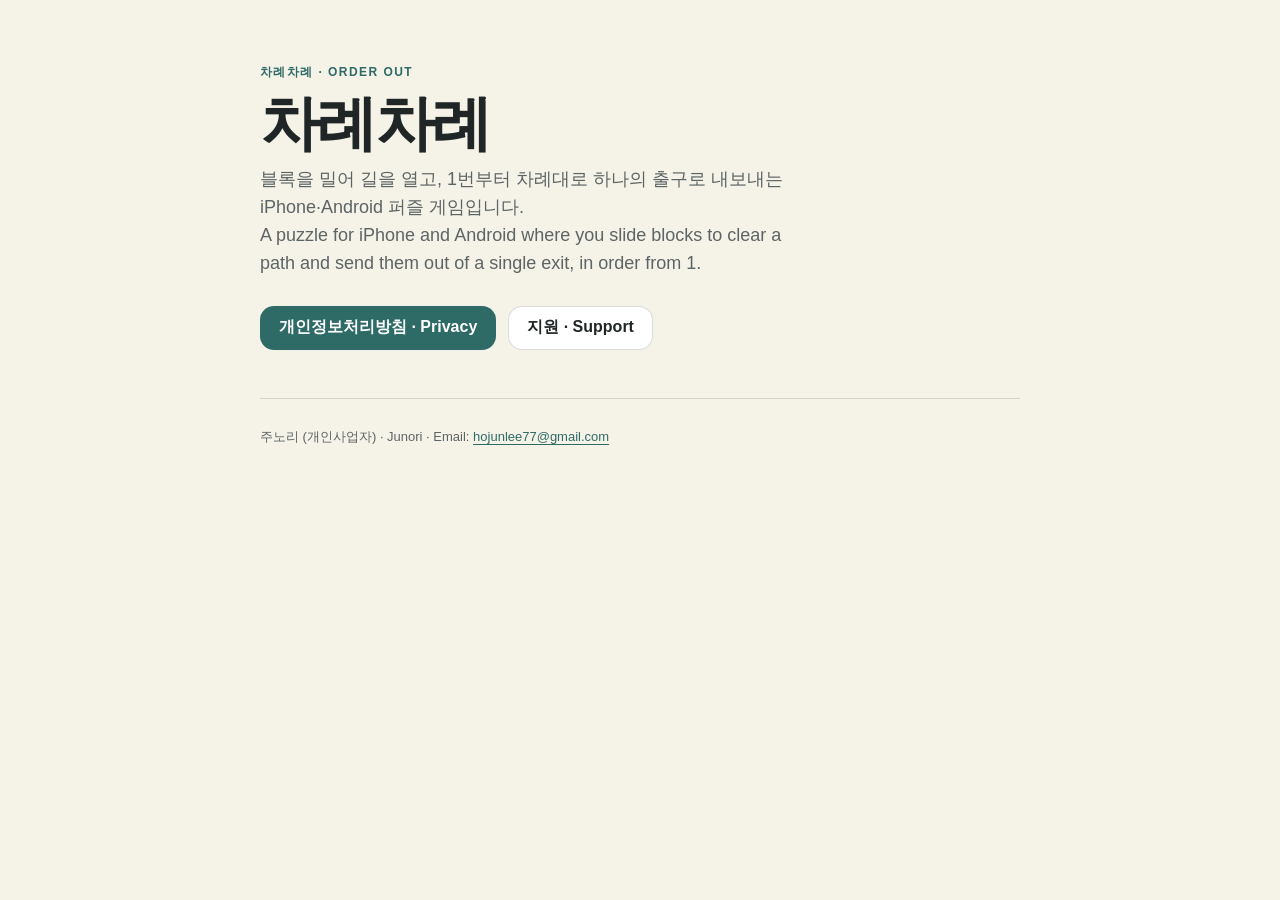
<file: index.html>
<!doctype html>
<html lang="ko">
<head>
  <meta charset="utf-8">
  <meta name="viewport" content="width=device-width, initial-scale=1">
  <meta name="description" content="차례차례(Order Out) 개인정보처리방침과 고객 지원 · Privacy Policy and Support for Order Out.">
  <title>차례차례 · Order Out</title>
  <link rel="stylesheet" href="styles.css">
</head>
<body>
  <main>
    <header>
      <div class="eyebrow">차례차례 · Order Out</div>
      <h1>차례차례</h1>
      <p class="lede">블록을 밀어 길을 열고, 1번부터 차례대로 하나의 출구로 내보내는 iPhone·Android 퍼즐 게임입니다.</p>
      <p class="lede" lang="en">A puzzle for iPhone and Android where you slide blocks to clear a path and send them out of a single exit, in order from 1.</p>
      <div class="actions">
        <a class="button primary" href="privacy/">개인정보처리방침 · Privacy</a>
        <a class="button" href="support/">지원 · Support</a>
      </div>
    </header>
    <footer>
      주노리 (개인사업자) · Junori · Email: <a href="mailto:hojunlee77@gmail.com?subject=Order%20Out">hojunlee77@gmail.com</a>
    </footer>
  </main>
</body>
</html>
</file>
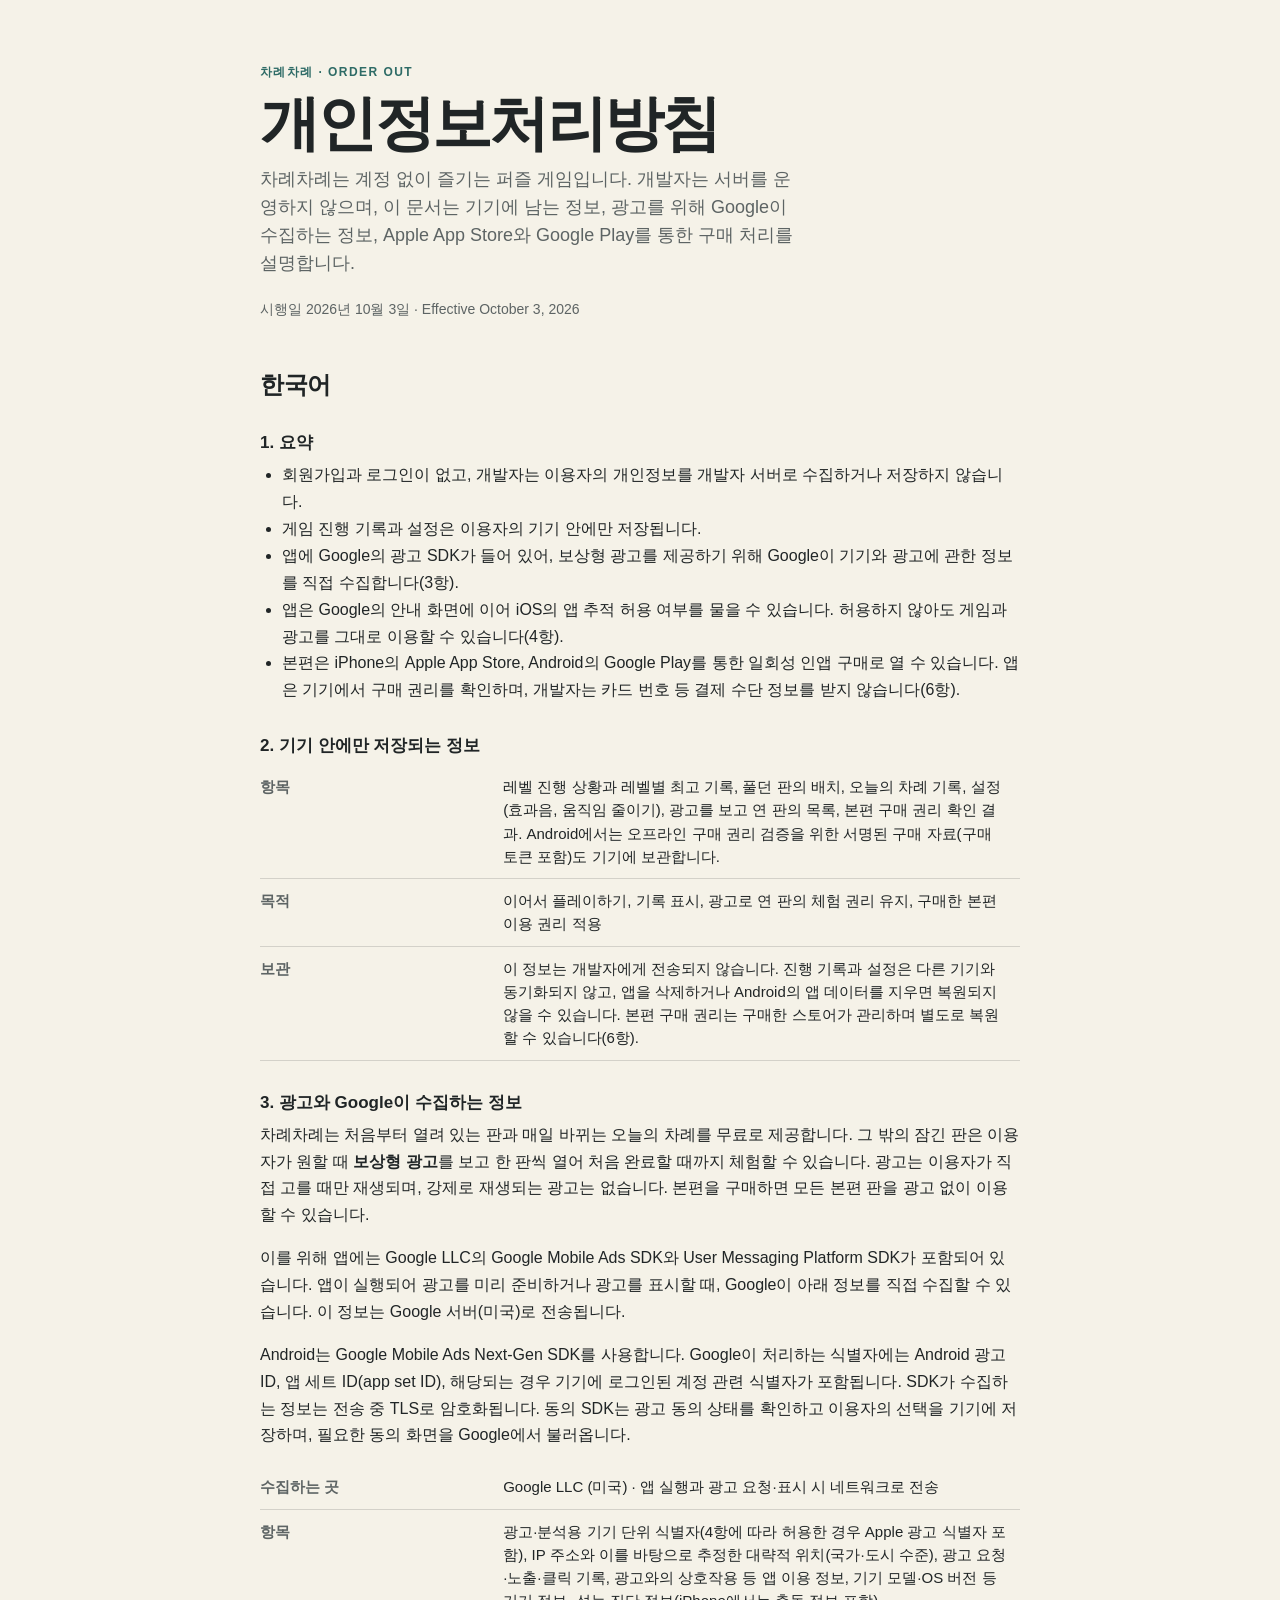
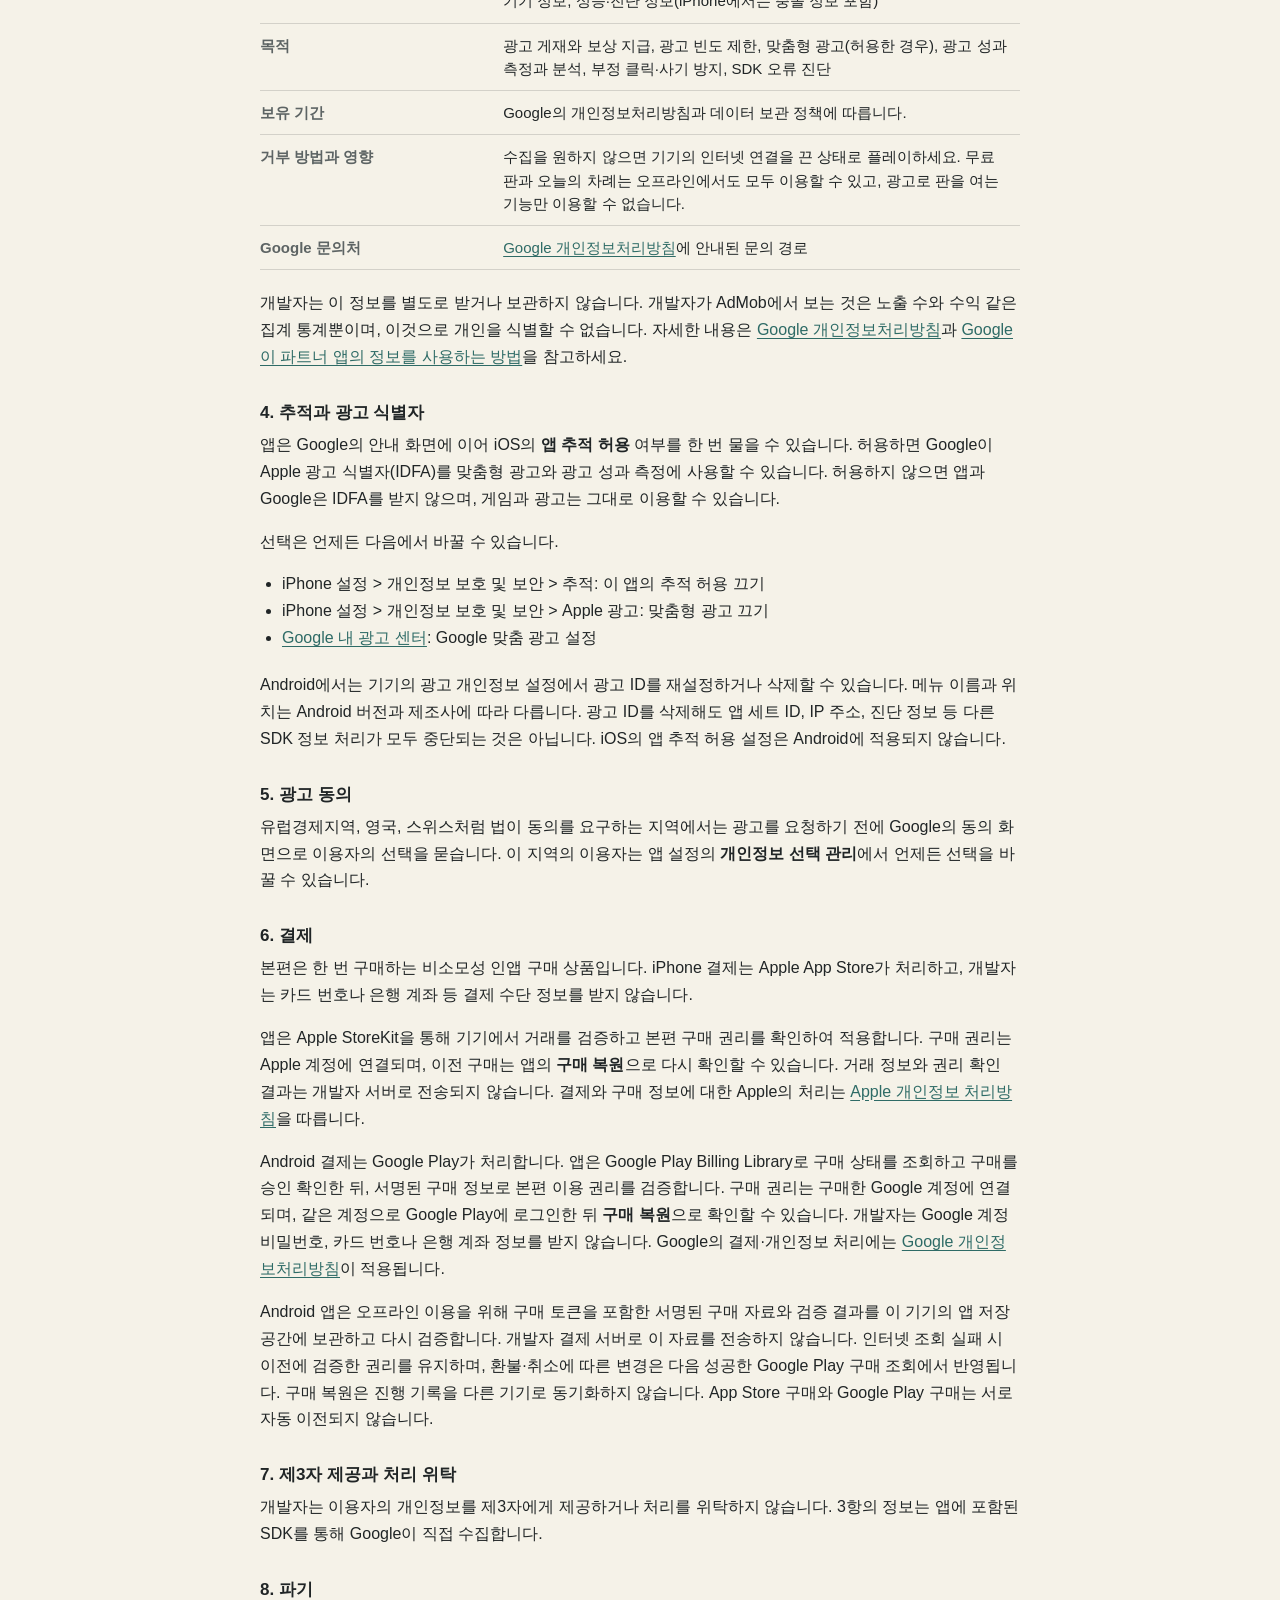
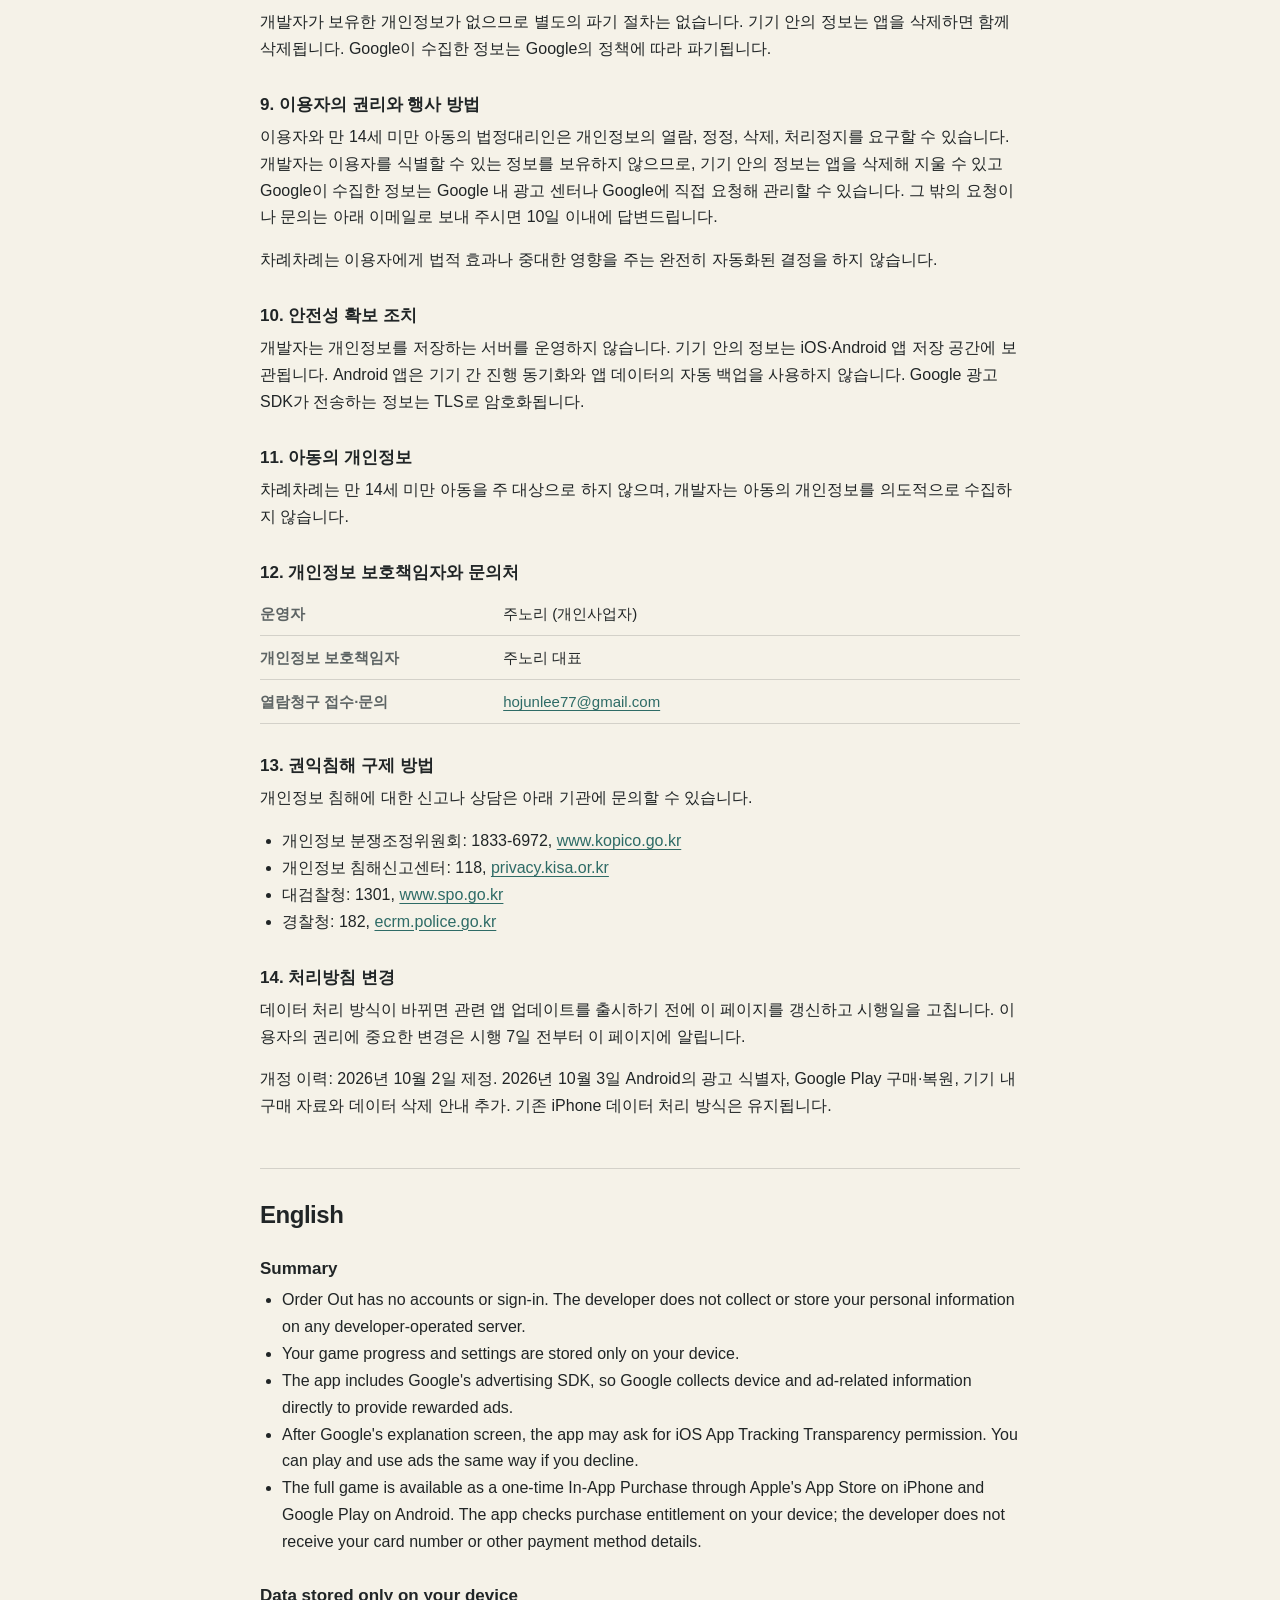
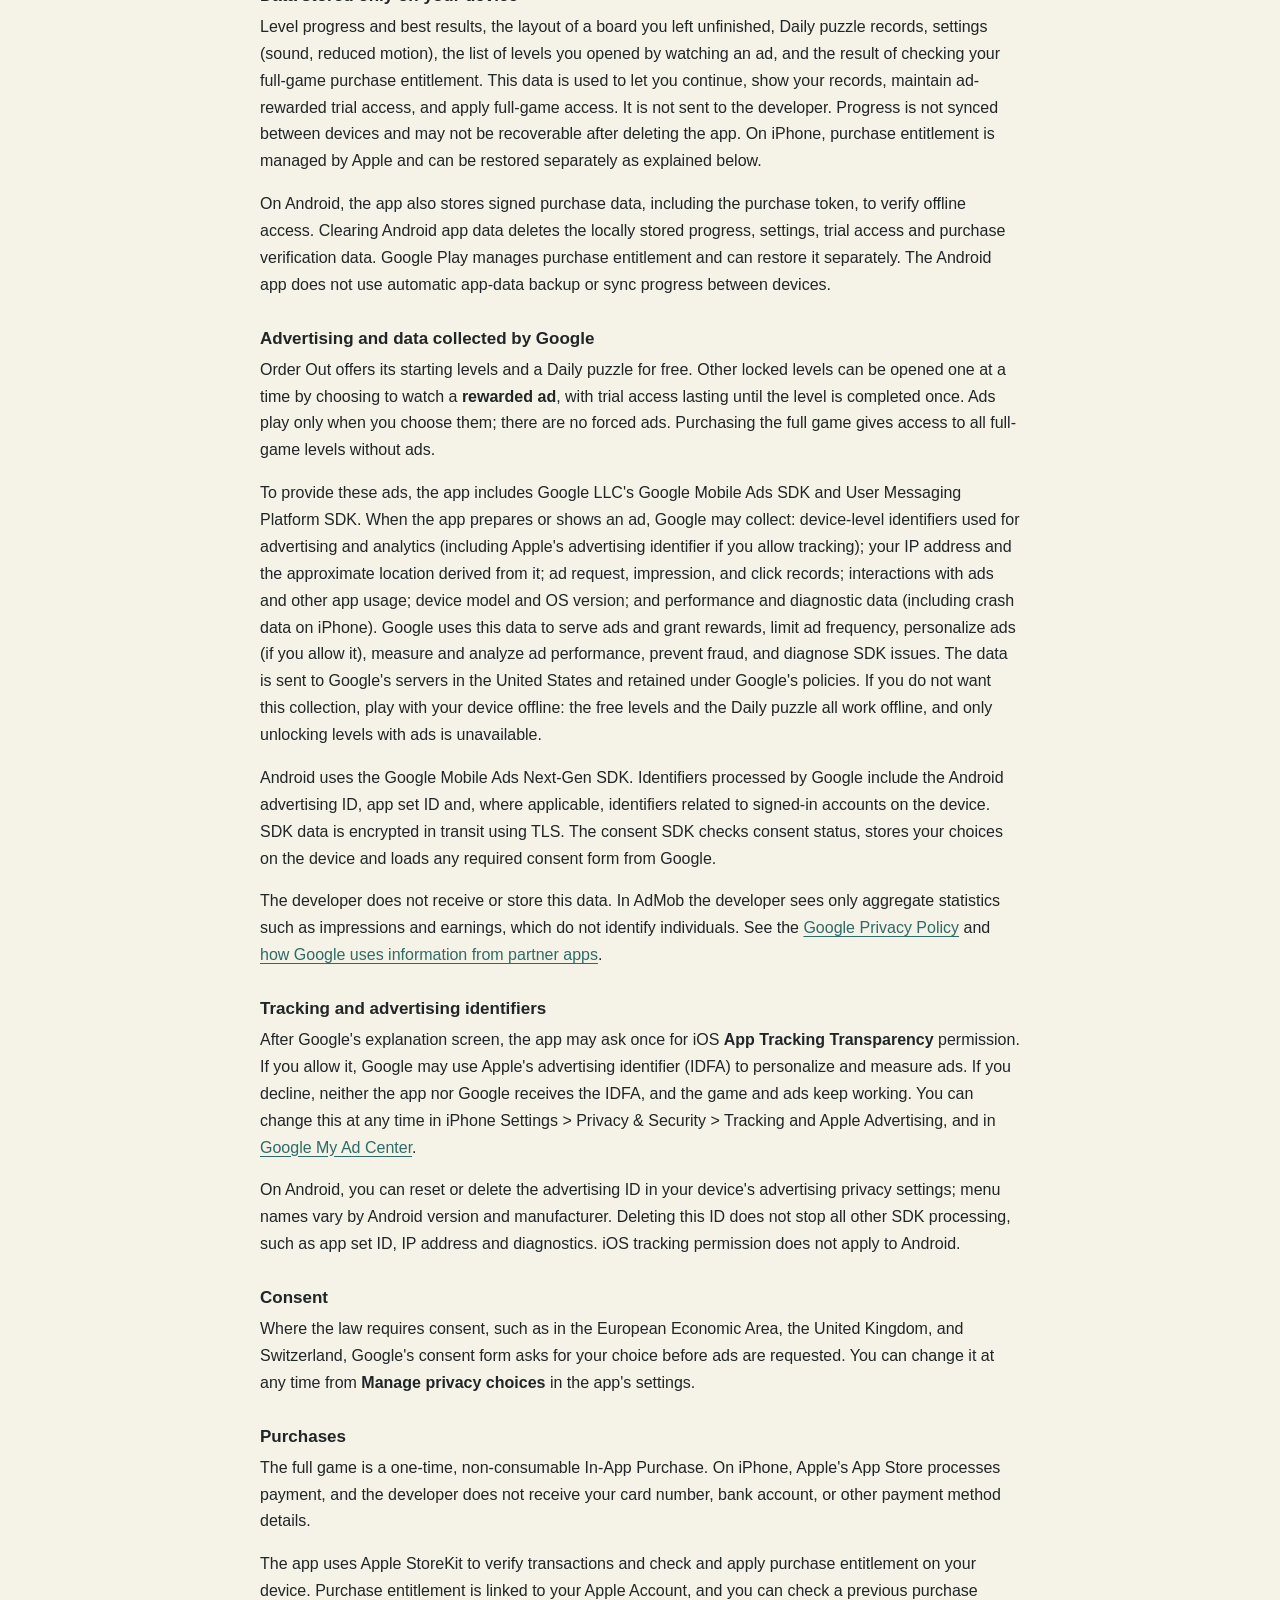
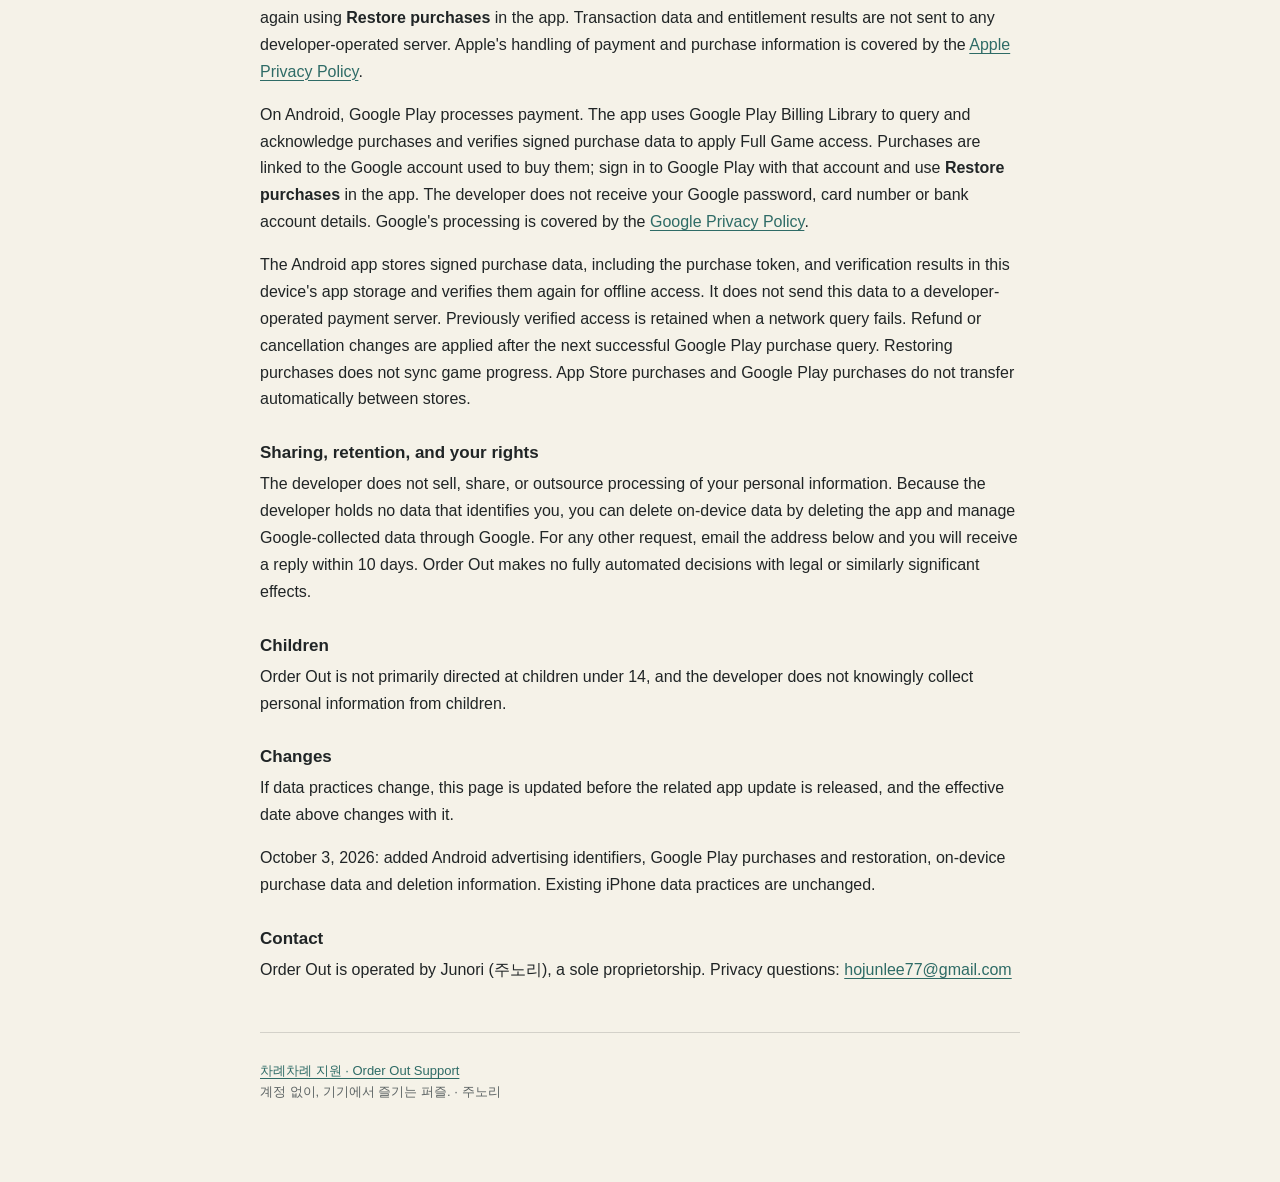
<file: privacy/index.html>
<!doctype html>
<html lang="ko">
<head>
  <meta charset="utf-8">
  <meta name="viewport" content="width=device-width, initial-scale=1">
  <meta name="description" content="차례차례(Order Out) 개인정보처리방침 · Privacy Policy for Order Out, a sliding block puzzle for iPhone and Android.">
  <title>차례차례 개인정보처리방침 · Order Out Privacy Policy</title>
  <link rel="stylesheet" href="../styles.css">
</head>
<body>
  <main>
    <header>
      <div class="eyebrow">차례차례 · Order Out</div>
      <h1>개인정보처리방침</h1>
      <p class="lede">차례차례는 계정 없이 즐기는 퍼즐 게임입니다. 개발자는 서버를 운영하지 않으며, 이 문서는 기기에 남는 정보, 광고를 위해 Google이 수집하는 정보, Apple App Store와 Google Play를 통한 구매 처리를 설명합니다.</p>
      <p class="meta">시행일 2026년 10월 3일 · Effective October 3, 2026</p>
    </header>

    <section class="language" lang="ko">
      <h2>한국어</h2>

      <h3>1. 요약</h3>
      <ul>
        <li>회원가입과 로그인이 없고, 개발자는 이용자의 개인정보를 개발자 서버로 수집하거나 저장하지 않습니다.</li>
        <li>게임 진행 기록과 설정은 이용자의 기기 안에만 저장됩니다.</li>
        <li>앱에 Google의 광고 SDK가 들어 있어, 보상형 광고를 제공하기 위해 Google이 기기와 광고에 관한 정보를 직접 수집합니다(3항).</li>
        <li>앱은 Google의 안내 화면에 이어 iOS의 앱 추적 허용 여부를 물을 수 있습니다. 허용하지 않아도 게임과 광고를 그대로 이용할 수 있습니다(4항).</li>
        <li>본편은 iPhone의 Apple App Store, Android의 Google Play를 통한 일회성 인앱 구매로 열 수 있습니다. 앱은 기기에서 구매 권리를 확인하며, 개발자는 카드 번호 등 결제 수단 정보를 받지 않습니다(6항).</li>
      </ul>

      <h3>2. 기기 안에만 저장되는 정보</h3>
      <table>
        <tr><th>항목</th><td>레벨 진행 상황과 레벨별 최고 기록, 풀던 판의 배치, 오늘의 차례 기록, 설정(효과음, 움직임 줄이기), 광고를 보고 연 판의 목록, 본편 구매 권리 확인 결과. Android에서는 오프라인 구매 권리 검증을 위한 서명된 구매 자료(구매 토큰 포함)도 기기에 보관합니다.</td></tr>
        <tr><th>목적</th><td>이어서 플레이하기, 기록 표시, 광고로 연 판의 체험 권리 유지, 구매한 본편 이용 권리 적용</td></tr>
        <tr><th>보관</th><td>이 정보는 개발자에게 전송되지 않습니다. 진행 기록과 설정은 다른 기기와 동기화되지 않고, 앱을 삭제하거나 Android의 앱 데이터를 지우면 복원되지 않을 수 있습니다. 본편 구매 권리는 구매한 스토어가 관리하며 별도로 복원할 수 있습니다(6항).</td></tr>
      </table>

      <h3>3. 광고와 Google이 수집하는 정보</h3>
      <p>차례차례는 처음부터 열려 있는 판과 매일 바뀌는 오늘의 차례를 무료로 제공합니다. 그 밖의 잠긴 판은 이용자가 원할 때 <strong>보상형 광고</strong>를 보고 한 판씩 열어 처음 완료할 때까지 체험할 수 있습니다. 광고는 이용자가 직접 고를 때만 재생되며, 강제로 재생되는 광고는 없습니다. 본편을 구매하면 모든 본편 판을 광고 없이 이용할 수 있습니다.</p>
      <p>이를 위해 앱에는 Google LLC의 Google Mobile Ads SDK와 User Messaging Platform SDK가 포함되어 있습니다. 앱이 실행되어 광고를 미리 준비하거나 광고를 표시할 때, Google이 아래 정보를 직접 수집할 수 있습니다. 이 정보는 Google 서버(미국)로 전송됩니다.</p>
      <p>Android는 Google Mobile Ads Next-Gen SDK를 사용합니다. Google이 처리하는 식별자에는 Android 광고 ID, 앱 세트 ID(app set ID), 해당되는 경우 기기에 로그인된 계정 관련 식별자가 포함됩니다. SDK가 수집하는 정보는 전송 중 TLS로 암호화됩니다. 동의 SDK는 광고 동의 상태를 확인하고 이용자의 선택을 기기에 저장하며, 필요한 동의 화면을 Google에서 불러옵니다.</p>
      <table>
        <tr><th>수집하는 곳</th><td>Google LLC (미국) · 앱 실행과 광고 요청·표시 시 네트워크로 전송</td></tr>
        <tr><th>항목</th><td>광고·분석용 기기 단위 식별자(4항에 따라 허용한 경우 Apple 광고 식별자 포함), IP 주소와 이를 바탕으로 추정한 대략적 위치(국가·도시 수준), 광고 요청·노출·클릭 기록, 광고와의 상호작용 등 앱 이용 정보, 기기 모델·OS 버전 등 기기 정보, 성능·진단 정보(iPhone에서는 충돌 정보 포함)</td></tr>
        <tr><th>목적</th><td>광고 게재와 보상 지급, 광고 빈도 제한, 맞춤형 광고(허용한 경우), 광고 성과 측정과 분석, 부정 클릭·사기 방지, SDK 오류 진단</td></tr>
        <tr><th>보유 기간</th><td>Google의 개인정보처리방침과 데이터 보관 정책에 따릅니다.</td></tr>
        <tr><th>거부 방법과 영향</th><td>수집을 원하지 않으면 기기의 인터넷 연결을 끈 상태로 플레이하세요. 무료 판과 오늘의 차례는 오프라인에서도 모두 이용할 수 있고, 광고로 판을 여는 기능만 이용할 수 없습니다.</td></tr>
        <tr><th>Google 문의처</th><td><a href="https://policies.google.com/privacy?hl=ko">Google 개인정보처리방침</a>에 안내된 문의 경로</td></tr>
      </table>
      <p>개발자는 이 정보를 별도로 받거나 보관하지 않습니다. 개발자가 AdMob에서 보는 것은 노출 수와 수익 같은 집계 통계뿐이며, 이것으로 개인을 식별할 수 없습니다. 자세한 내용은 <a href="https://policies.google.com/privacy?hl=ko">Google 개인정보처리방침</a>과 <a href="https://policies.google.com/technologies/partner-sites?hl=ko">Google이 파트너 앱의 정보를 사용하는 방법</a>을 참고하세요.</p>

      <h3>4. 추적과 광고 식별자</h3>
      <p>앱은 Google의 안내 화면에 이어 iOS의 <strong>앱 추적 허용</strong> 여부를 한 번 물을 수 있습니다. 허용하면 Google이 Apple 광고 식별자(IDFA)를 맞춤형 광고와 광고 성과 측정에 사용할 수 있습니다. 허용하지 않으면 앱과 Google은 IDFA를 받지 않으며, 게임과 광고는 그대로 이용할 수 있습니다.</p>
      <p>선택은 언제든 다음에서 바꿀 수 있습니다.</p>
      <ul>
        <li>iPhone 설정 &gt; 개인정보 보호 및 보안 &gt; 추적: 이 앱의 추적 허용 끄기</li>
        <li>iPhone 설정 &gt; 개인정보 보호 및 보안 &gt; Apple 광고: 맞춤형 광고 끄기</li>
        <li><a href="https://myadcenter.google.com/">Google 내 광고 센터</a>: Google 맞춤 광고 설정</li>
      </ul>
      <p>Android에서는 기기의 광고 개인정보 설정에서 광고 ID를 재설정하거나 삭제할 수 있습니다. 메뉴 이름과 위치는 Android 버전과 제조사에 따라 다릅니다. 광고 ID를 삭제해도 앱 세트 ID, IP 주소, 진단 정보 등 다른 SDK 정보 처리가 모두 중단되는 것은 아닙니다. iOS의 앱 추적 허용 설정은 Android에 적용되지 않습니다.</p>

      <h3>5. 광고 동의</h3>
      <p>유럽경제지역, 영국, 스위스처럼 법이 동의를 요구하는 지역에서는 광고를 요청하기 전에 Google의 동의 화면으로 이용자의 선택을 묻습니다. 이 지역의 이용자는 앱 설정의 <strong>개인정보 선택 관리</strong>에서 언제든 선택을 바꿀 수 있습니다.</p>

      <h3>6. 결제</h3>
      <p>본편은 한 번 구매하는 비소모성 인앱 구매 상품입니다. iPhone 결제는 Apple App Store가 처리하고, 개발자는 카드 번호나 은행 계좌 등 결제 수단 정보를 받지 않습니다.</p>
      <p>앱은 Apple StoreKit을 통해 기기에서 거래를 검증하고 본편 구매 권리를 확인하여 적용합니다. 구매 권리는 Apple 계정에 연결되며, 이전 구매는 앱의 <strong>구매 복원</strong>으로 다시 확인할 수 있습니다. 거래 정보와 권리 확인 결과는 개발자 서버로 전송되지 않습니다. 결제와 구매 정보에 대한 Apple의 처리는 <a href="https://www.apple.com/kr/legal/privacy/kr/">Apple 개인정보 처리방침</a>을 따릅니다.</p>
      <p>Android 결제는 Google Play가 처리합니다. 앱은 Google Play Billing Library로 구매 상태를 조회하고 구매를 승인 확인한 뒤, 서명된 구매 정보로 본편 이용 권리를 검증합니다. 구매 권리는 구매한 Google 계정에 연결되며, 같은 계정으로 Google Play에 로그인한 뒤 <strong>구매 복원</strong>으로 확인할 수 있습니다. 개발자는 Google 계정 비밀번호, 카드 번호나 은행 계좌 정보를 받지 않습니다. Google의 결제·개인정보 처리에는 <a href="https://policies.google.com/privacy?hl=ko">Google 개인정보처리방침</a>이 적용됩니다.</p>
      <p>Android 앱은 오프라인 이용을 위해 구매 토큰을 포함한 서명된 구매 자료와 검증 결과를 이 기기의 앱 저장 공간에 보관하고 다시 검증합니다. 개발자 결제 서버로 이 자료를 전송하지 않습니다. 인터넷 조회 실패 시 이전에 검증한 권리를 유지하며, 환불·취소에 따른 변경은 다음 성공한 Google Play 구매 조회에서 반영됩니다. 구매 복원은 진행 기록을 다른 기기로 동기화하지 않습니다. App Store 구매와 Google Play 구매는 서로 자동 이전되지 않습니다.</p>

      <h3>7. 제3자 제공과 처리 위탁</h3>
      <p>개발자는 이용자의 개인정보를 제3자에게 제공하거나 처리를 위탁하지 않습니다. 3항의 정보는 앱에 포함된 SDK를 통해 Google이 직접 수집합니다.</p>

      <h3>8. 파기</h3>
      <p>개발자가 보유한 개인정보가 없으므로 별도의 파기 절차는 없습니다. 기기 안의 정보는 앱을 삭제하면 함께 삭제됩니다. Google이 수집한 정보는 Google의 정책에 따라 파기됩니다.</p>

      <h3>9. 이용자의 권리와 행사 방법</h3>
      <p>이용자와 만 14세 미만 아동의 법정대리인은 개인정보의 열람, 정정, 삭제, 처리정지를 요구할 수 있습니다. 개발자는 이용자를 식별할 수 있는 정보를 보유하지 않으므로, 기기 안의 정보는 앱을 삭제해 지울 수 있고 Google이 수집한 정보는 Google 내 광고 센터나 Google에 직접 요청해 관리할 수 있습니다. 그 밖의 요청이나 문의는 아래 이메일로 보내 주시면 10일 이내에 답변드립니다.</p>
      <p>차례차례는 이용자에게 법적 효과나 중대한 영향을 주는 완전히 자동화된 결정을 하지 않습니다.</p>

      <h3>10. 안전성 확보 조치</h3>
      <p>개발자는 개인정보를 저장하는 서버를 운영하지 않습니다. 기기 안의 정보는 iOS·Android 앱 저장 공간에 보관됩니다. Android 앱은 기기 간 진행 동기화와 앱 데이터의 자동 백업을 사용하지 않습니다. Google 광고 SDK가 전송하는 정보는 TLS로 암호화됩니다.</p>

      <h3>11. 아동의 개인정보</h3>
      <p>차례차례는 만 14세 미만 아동을 주 대상으로 하지 않으며, 개발자는 아동의 개인정보를 의도적으로 수집하지 않습니다.</p>

      <h3>12. 개인정보 보호책임자와 문의처</h3>
      <table>
        <tr><th>운영자</th><td>주노리 (개인사업자)</td></tr>
        <tr><th>개인정보 보호책임자</th><td>주노리 대표</td></tr>
        <tr><th>열람청구 접수·문의</th><td><a href="mailto:hojunlee77@gmail.com?subject=%EC%B0%A8%EB%A1%80%EC%B0%A8%EB%A1%80%20%EA%B0%9C%EC%9D%B8%EC%A0%95%EB%B3%B4%20%EB%AC%B8%EC%9D%98">hojunlee77@gmail.com</a></td></tr>
      </table>

      <h3>13. 권익침해 구제 방법</h3>
      <p>개인정보 침해에 대한 신고나 상담은 아래 기관에 문의할 수 있습니다.</p>
      <ul>
        <li>개인정보 분쟁조정위원회: 1833-6972, <a href="https://www.kopico.go.kr">www.kopico.go.kr</a></li>
        <li>개인정보 침해신고센터: 118, <a href="https://privacy.kisa.or.kr">privacy.kisa.or.kr</a></li>
        <li>대검찰청: 1301, <a href="https://www.spo.go.kr">www.spo.go.kr</a></li>
        <li>경찰청: 182, <a href="https://ecrm.police.go.kr">ecrm.police.go.kr</a></li>
      </ul>

      <h3>14. 처리방침 변경</h3>
      <p>데이터 처리 방식이 바뀌면 관련 앱 업데이트를 출시하기 전에 이 페이지를 갱신하고 시행일을 고칩니다. 이용자의 권리에 중요한 변경은 시행 7일 전부터 이 페이지에 알립니다.</p>
      <p>개정 이력: 2026년 10월 2일 제정. 2026년 10월 3일 Android의 광고 식별자, Google Play 구매·복원, 기기 내 구매 자료와 데이터 삭제 안내 추가. 기존 iPhone 데이터 처리 방식은 유지됩니다.</p>
    </section>

    <section class="language" lang="en">
      <h2>English</h2>

      <h3>Summary</h3>
      <ul>
        <li>Order Out has no accounts or sign-in. The developer does not collect or store your personal information on any developer-operated server.</li>
        <li>Your game progress and settings are stored only on your device.</li>
        <li>The app includes Google's advertising SDK, so Google collects device and ad-related information directly to provide rewarded ads.</li>
        <li>After Google's explanation screen, the app may ask for iOS App Tracking Transparency permission. You can play and use ads the same way if you decline.</li>
        <li>The full game is available as a one-time In-App Purchase through Apple's App Store on iPhone and Google Play on Android. The app checks purchase entitlement on your device; the developer does not receive your card number or other payment method details.</li>
      </ul>

      <h3>Data stored only on your device</h3>
      <p>Level progress and best results, the layout of a board you left unfinished, Daily puzzle records, settings (sound, reduced motion), the list of levels you opened by watching an ad, and the result of checking your full-game purchase entitlement. This data is used to let you continue, show your records, maintain ad-rewarded trial access, and apply full-game access. It is not sent to the developer. Progress is not synced between devices and may not be recoverable after deleting the app. On iPhone, purchase entitlement is managed by Apple and can be restored separately as explained below.</p>
      <p>On Android, the app also stores signed purchase data, including the purchase token, to verify offline access. Clearing Android app data deletes the locally stored progress, settings, trial access and purchase verification data. Google Play manages purchase entitlement and can restore it separately. The Android app does not use automatic app-data backup or sync progress between devices.</p>

      <h3>Advertising and data collected by Google</h3>
      <p>Order Out offers its starting levels and a Daily puzzle for free. Other locked levels can be opened one at a time by choosing to watch a <strong>rewarded ad</strong>, with trial access lasting until the level is completed once. Ads play only when you choose them; there are no forced ads. Purchasing the full game gives access to all full-game levels without ads.</p>
      <p>To provide these ads, the app includes Google LLC's Google Mobile Ads SDK and User Messaging Platform SDK. When the app prepares or shows an ad, Google may collect: device-level identifiers used for advertising and analytics (including Apple's advertising identifier if you allow tracking); your IP address and the approximate location derived from it; ad request, impression, and click records; interactions with ads and other app usage; device model and OS version; and performance and diagnostic data (including crash data on iPhone). Google uses this data to serve ads and grant rewards, limit ad frequency, personalize ads (if you allow it), measure and analyze ad performance, prevent fraud, and diagnose SDK issues. The data is sent to Google's servers in the United States and retained under Google's policies. If you do not want this collection, play with your device offline: the free levels and the Daily puzzle all work offline, and only unlocking levels with ads is unavailable.</p>
      <p>Android uses the Google Mobile Ads Next-Gen SDK. Identifiers processed by Google include the Android advertising ID, app set ID and, where applicable, identifiers related to signed-in accounts on the device. SDK data is encrypted in transit using TLS. The consent SDK checks consent status, stores your choices on the device and loads any required consent form from Google.</p>
      <p>The developer does not receive or store this data. In AdMob the developer sees only aggregate statistics such as impressions and earnings, which do not identify individuals. See the <a href="https://policies.google.com/privacy">Google Privacy Policy</a> and <a href="https://policies.google.com/technologies/partner-sites">how Google uses information from partner apps</a>.</p>

      <h3>Tracking and advertising identifiers</h3>
      <p>After Google's explanation screen, the app may ask once for iOS <strong>App Tracking Transparency</strong> permission. If you allow it, Google may use Apple's advertising identifier (IDFA) to personalize and measure ads. If you decline, neither the app nor Google receives the IDFA, and the game and ads keep working. You can change this at any time in iPhone Settings &gt; Privacy &amp; Security &gt; Tracking and Apple Advertising, and in <a href="https://myadcenter.google.com/">Google My Ad Center</a>.</p>
      <p>On Android, you can reset or delete the advertising ID in your device's advertising privacy settings; menu names vary by Android version and manufacturer. Deleting this ID does not stop all other SDK processing, such as app set ID, IP address and diagnostics. iOS tracking permission does not apply to Android.</p>

      <h3>Consent</h3>
      <p>Where the law requires consent, such as in the European Economic Area, the United Kingdom, and Switzerland, Google's consent form asks for your choice before ads are requested. You can change it at any time from <strong>Manage privacy choices</strong> in the app's settings.</p>

      <h3>Purchases</h3>
      <p>The full game is a one-time, non-consumable In-App Purchase. On iPhone, Apple's App Store processes payment, and the developer does not receive your card number, bank account, or other payment method details.</p>
      <p>The app uses Apple StoreKit to verify transactions and check and apply purchase entitlement on your device. Purchase entitlement is linked to your Apple Account, and you can check a previous purchase again using <strong>Restore purchases</strong> in the app. Transaction data and entitlement results are not sent to any developer-operated server. Apple's handling of payment and purchase information is covered by the <a href="https://www.apple.com/legal/privacy/en-ww/">Apple Privacy Policy</a>.</p>
      <p>On Android, Google Play processes payment. The app uses Google Play Billing Library to query and acknowledge purchases and verifies signed purchase data to apply Full Game access. Purchases are linked to the Google account used to buy them; sign in to Google Play with that account and use <strong>Restore purchases</strong> in the app. The developer does not receive your Google password, card number or bank account details. Google's processing is covered by the <a href="https://policies.google.com/privacy">Google Privacy Policy</a>.</p>
      <p>The Android app stores signed purchase data, including the purchase token, and verification results in this device's app storage and verifies them again for offline access. It does not send this data to a developer-operated payment server. Previously verified access is retained when a network query fails. Refund or cancellation changes are applied after the next successful Google Play purchase query. Restoring purchases does not sync game progress. App Store purchases and Google Play purchases do not transfer automatically between stores.</p>

      <h3>Sharing, retention, and your rights</h3>
      <p>The developer does not sell, share, or outsource processing of your personal information. Because the developer holds no data that identifies you, you can delete on-device data by deleting the app and manage Google-collected data through Google. For any other request, email the address below and you will receive a reply within 10 days. Order Out makes no fully automated decisions with legal or similarly significant effects.</p>

      <h3>Children</h3>
      <p>Order Out is not primarily directed at children under 14, and the developer does not knowingly collect personal information from children.</p>

      <h3>Changes</h3>
      <p>If data practices change, this page is updated before the related app update is released, and the effective date above changes with it.</p>
      <p>October 3, 2026: added Android advertising identifiers, Google Play purchases and restoration, on-device purchase data and deletion information. Existing iPhone data practices are unchanged.</p>

      <h3>Contact</h3>
      <p>Order Out is operated by Junori (주노리), a sole proprietorship. Privacy questions: <a href="mailto:hojunlee77@gmail.com?subject=Order%20Out%20Privacy">hojunlee77@gmail.com</a></p>
    </section>

    <footer>
      <a href="../support/">차례차례 지원 · Order Out Support</a><br>
      계정 없이, 기기에서 즐기는 퍼즐. · 주노리
    </footer>
  </main>
</body>
</html>
</file>
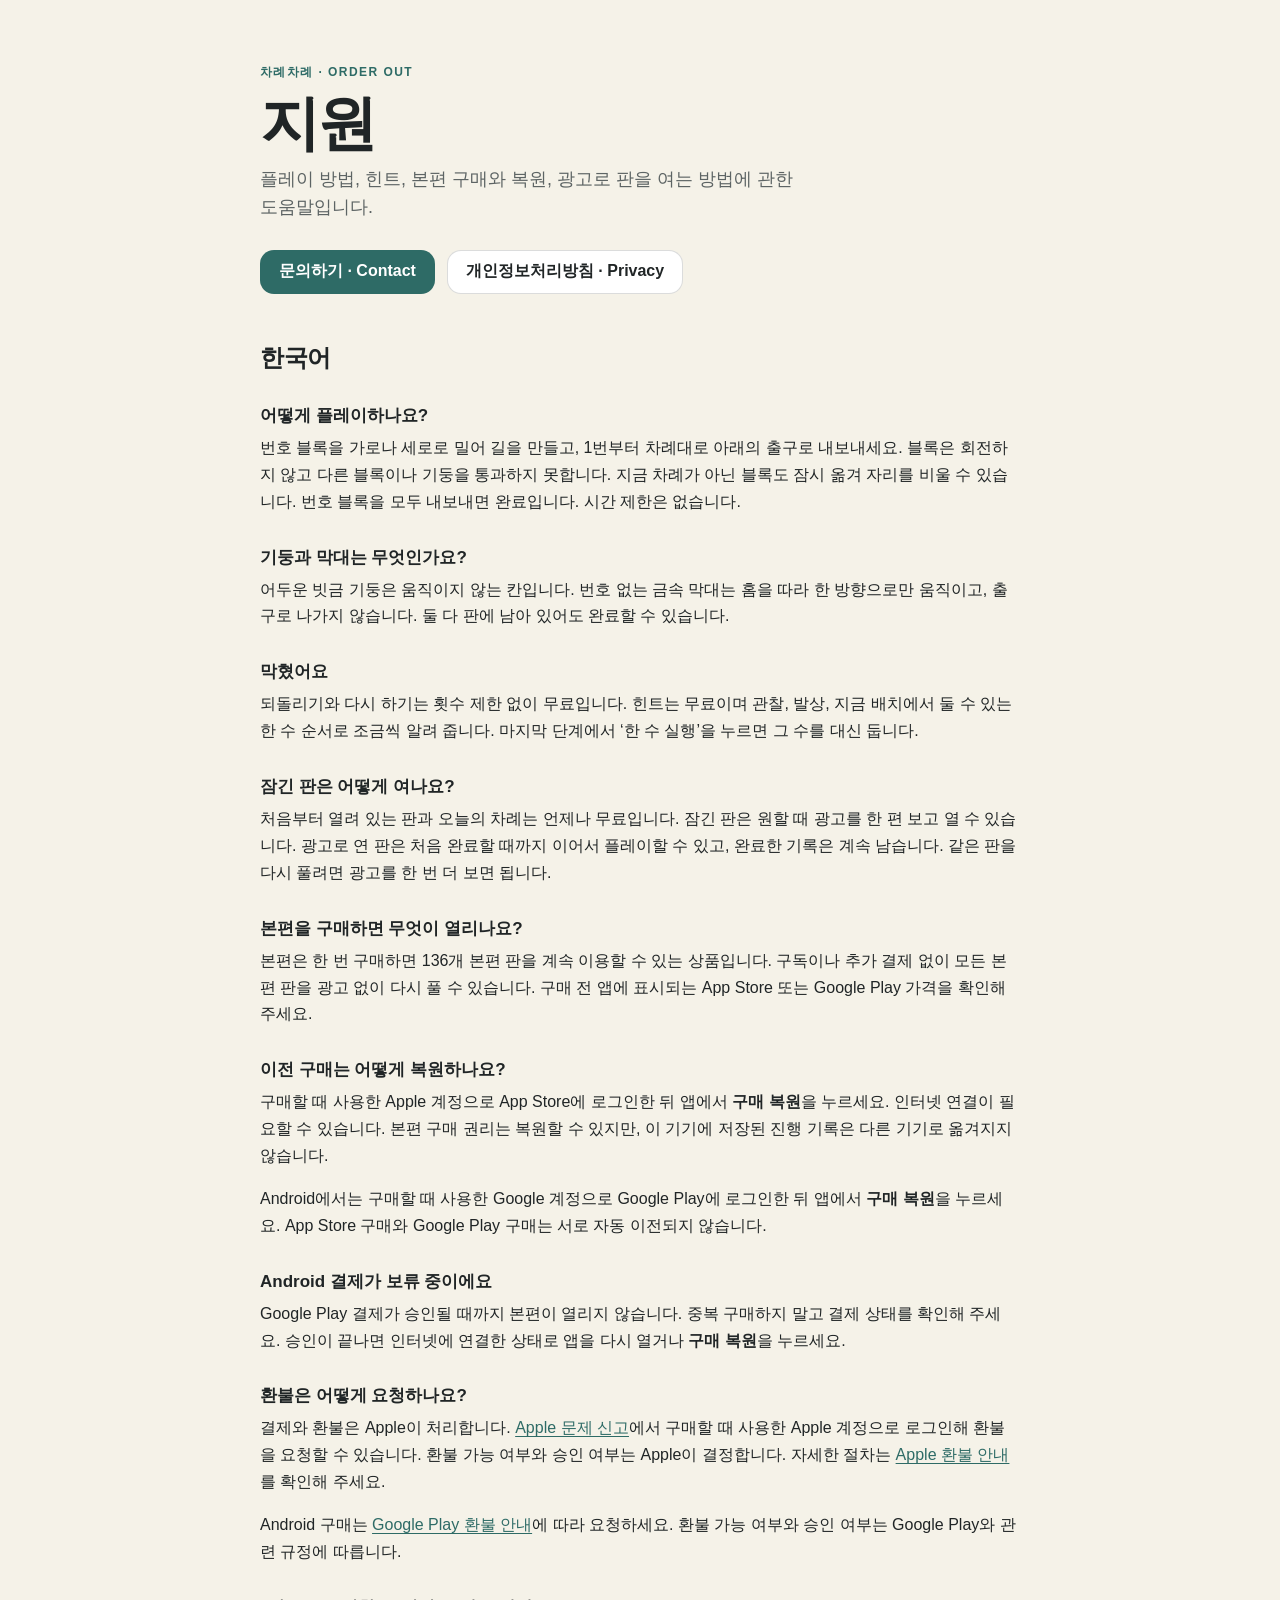
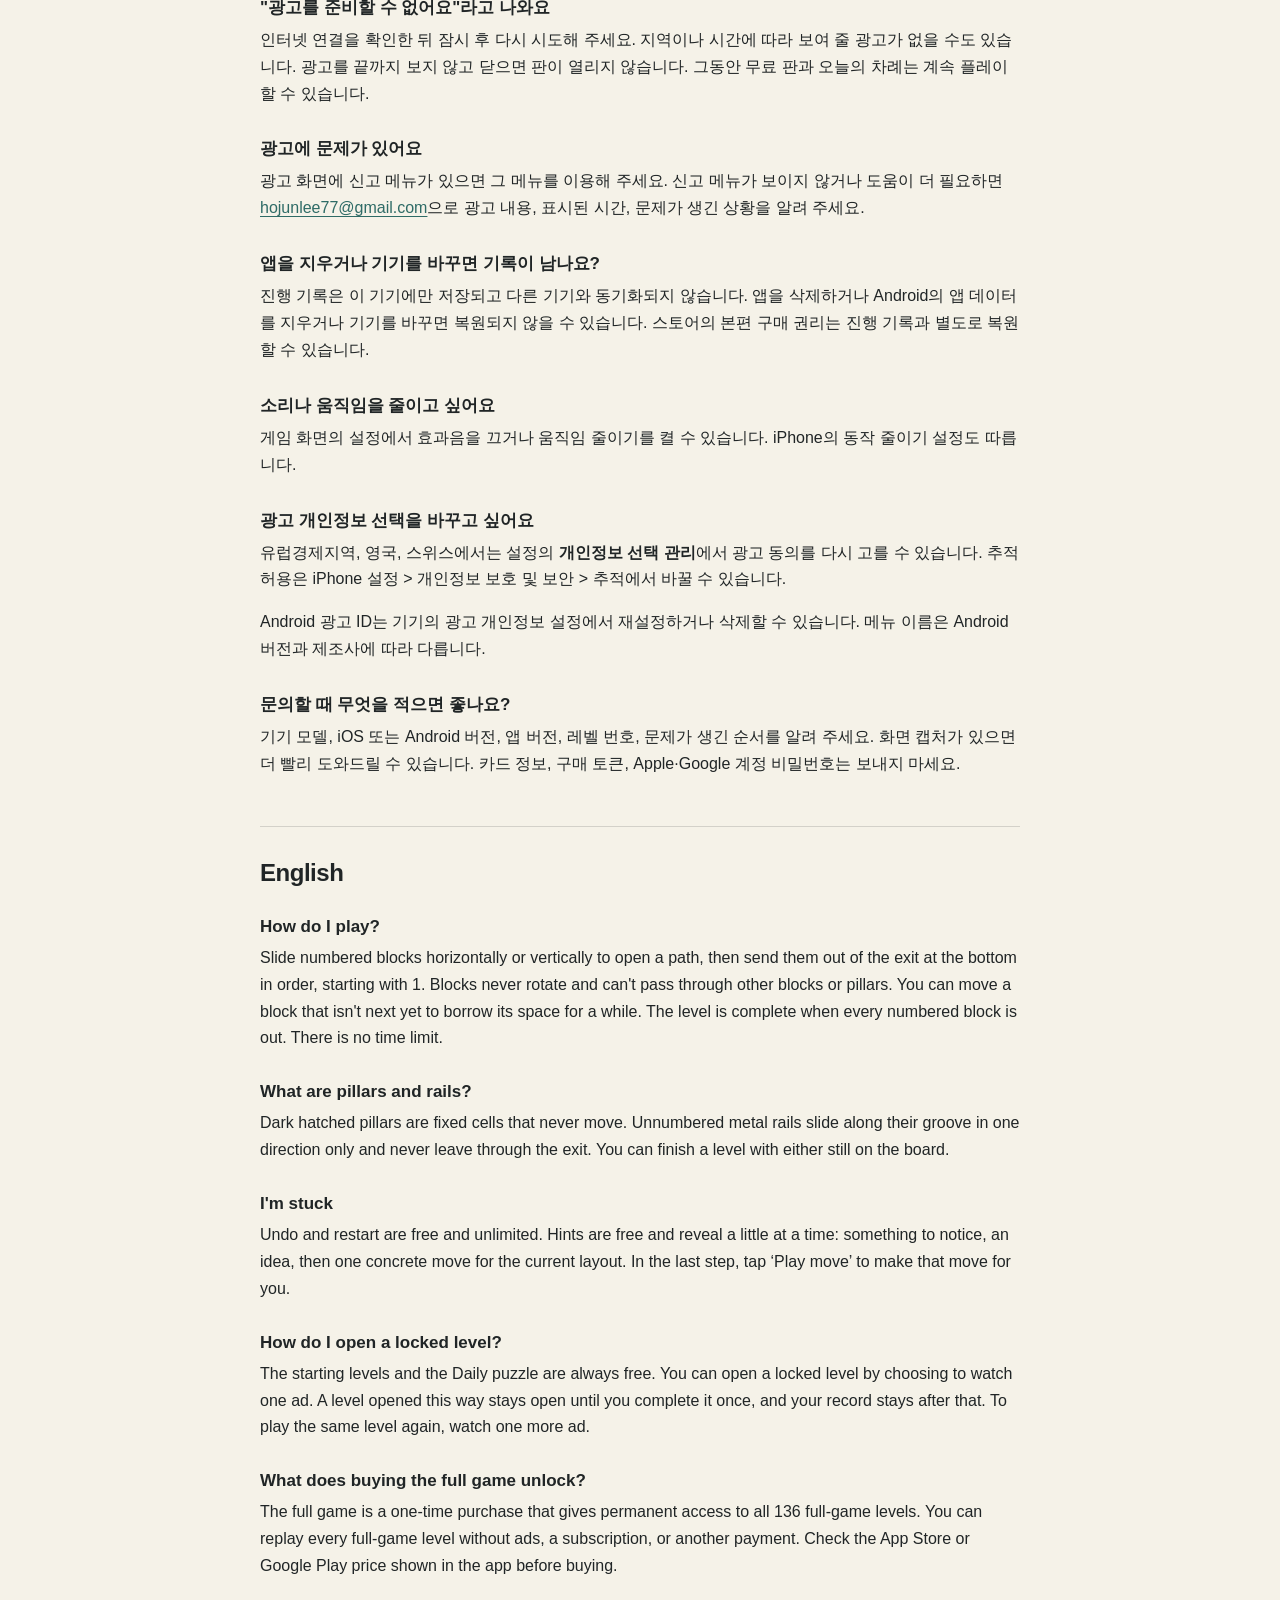
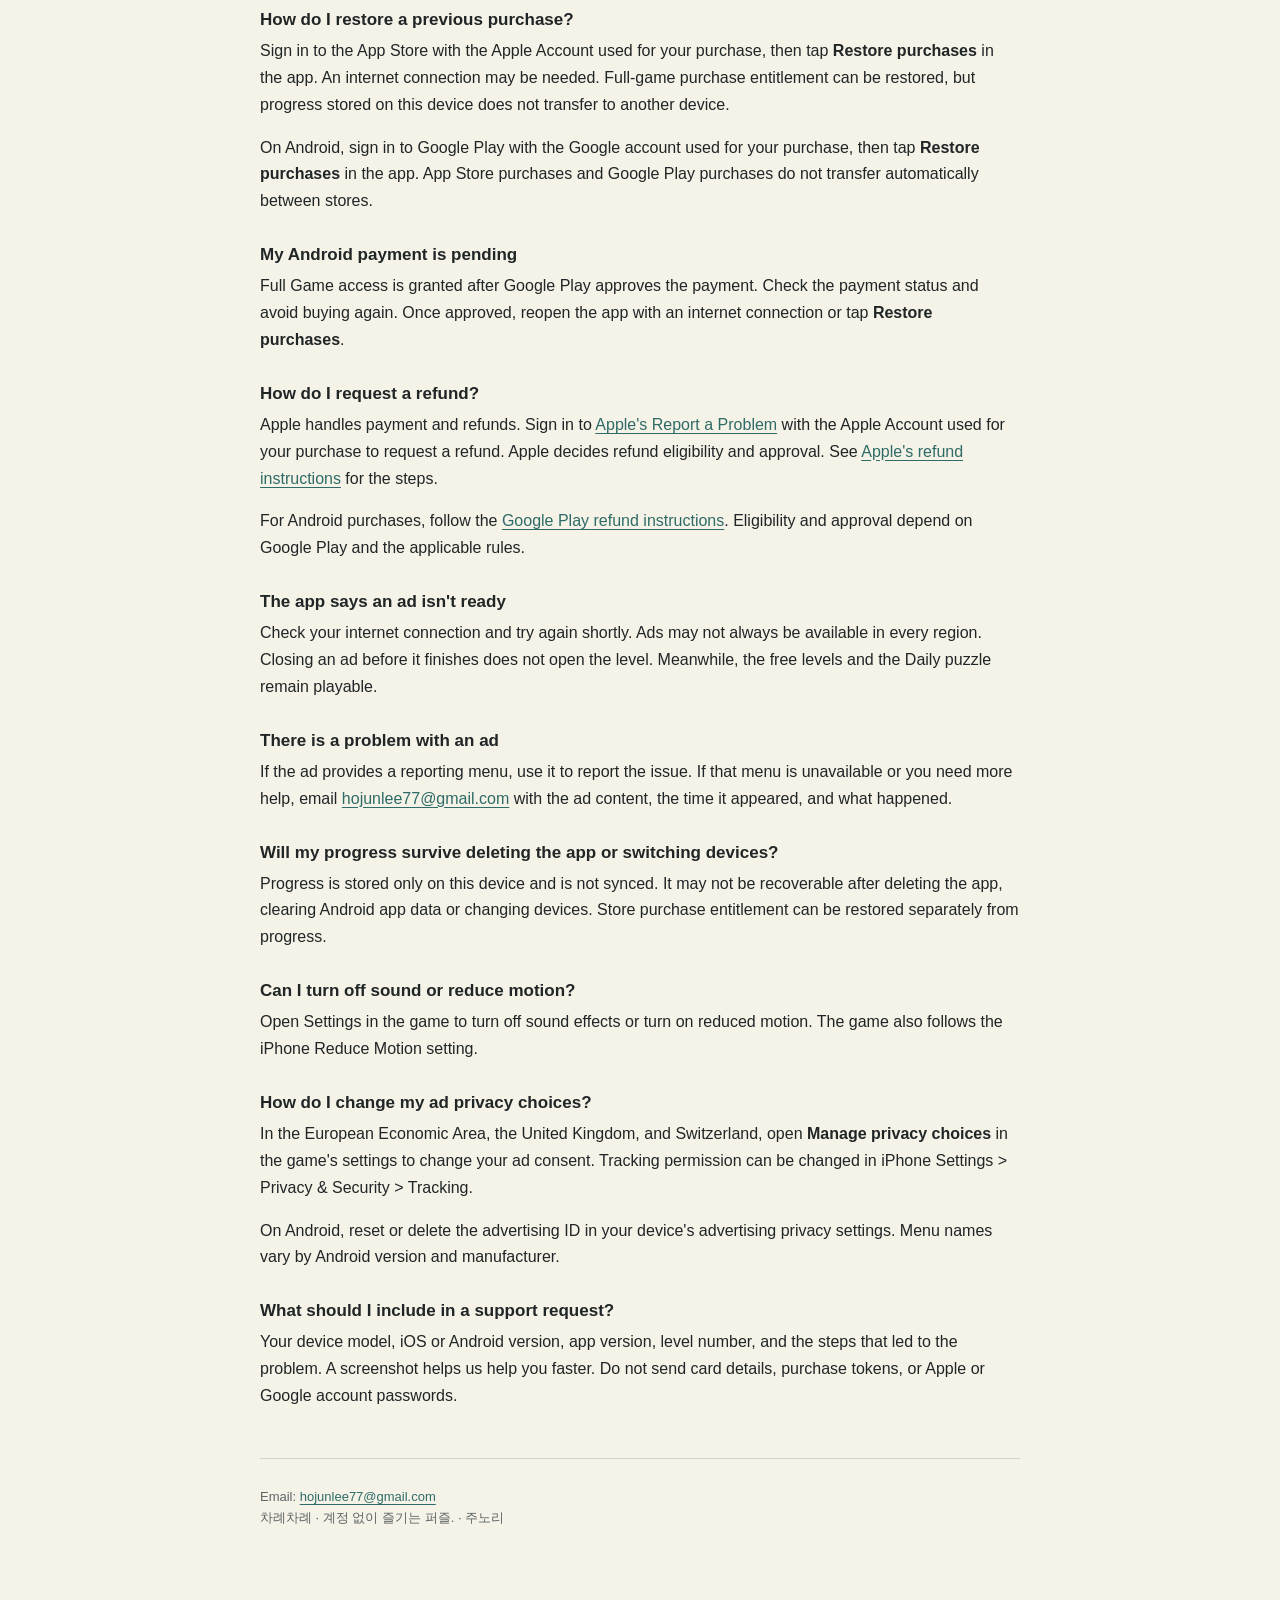
<file: support/index.html>
<!doctype html>
<html lang="ko">
<head>
  <meta charset="utf-8">
  <meta name="viewport" content="width=device-width, initial-scale=1">
  <meta name="description" content="차례차례(Order Out) 고객 지원 · Support for Order Out, a sliding block puzzle for iPhone and Android.">
  <title>차례차례 지원 · Order Out Support</title>
  <link rel="stylesheet" href="../styles.css">
</head>
<body>
  <main>
    <header>
      <div class="eyebrow">차례차례 · Order Out</div>
      <h1>지원</h1>
      <p class="lede">플레이 방법, 힌트, 본편 구매와 복원, 광고로 판을 여는 방법에 관한 도움말입니다.</p>
      <div class="actions">
        <a class="button primary" href="mailto:hojunlee77@gmail.com?subject=%EC%B0%A8%EB%A1%80%EC%B0%A8%EB%A1%80%20%EB%AC%B8%EC%9D%98">문의하기 · Contact</a>
        <a class="button" href="../privacy/">개인정보처리방침 · Privacy</a>
      </div>
    </header>

    <section class="language" lang="ko">
      <h2>한국어</h2>

      <h3>어떻게 플레이하나요?</h3>
      <p>번호 블록을 가로나 세로로 밀어 길을 만들고, 1번부터 차례대로 아래의 출구로 내보내세요. 블록은 회전하지 않고 다른 블록이나 기둥을 통과하지 못합니다. 지금 차례가 아닌 블록도 잠시 옮겨 자리를 비울 수 있습니다. 번호 블록을 모두 내보내면 완료입니다. 시간 제한은 없습니다.</p>

      <h3>기둥과 막대는 무엇인가요?</h3>
      <p>어두운 빗금 기둥은 움직이지 않는 칸입니다. 번호 없는 금속 막대는 홈을 따라 한 방향으로만 움직이고, 출구로 나가지 않습니다. 둘 다 판에 남아 있어도 완료할 수 있습니다.</p>

      <h3>막혔어요</h3>
      <p>되돌리기와 다시 하기는 횟수 제한 없이 무료입니다. 힌트는 무료이며 관찰, 발상, 지금 배치에서 둘 수 있는 한 수 순서로 조금씩 알려 줍니다. 마지막 단계에서 ‘한 수 실행’을 누르면 그 수를 대신 둡니다.</p>

      <h3>잠긴 판은 어떻게 여나요?</h3>
      <p>처음부터 열려 있는 판과 오늘의 차례는 언제나 무료입니다. 잠긴 판은 원할 때 광고를 한 편 보고 열 수 있습니다. 광고로 연 판은 처음 완료할 때까지 이어서 플레이할 수 있고, 완료한 기록은 계속 남습니다. 같은 판을 다시 풀려면 광고를 한 번 더 보면 됩니다.</p>

      <h3>본편을 구매하면 무엇이 열리나요?</h3>
      <p>본편은 한 번 구매하면 136개 본편 판을 계속 이용할 수 있는 상품입니다. 구독이나 추가 결제 없이 모든 본편 판을 광고 없이 다시 풀 수 있습니다. 구매 전 앱에 표시되는 App Store 또는 Google Play 가격을 확인해 주세요.</p>

      <h3>이전 구매는 어떻게 복원하나요?</h3>
      <p>구매할 때 사용한 Apple 계정으로 App Store에 로그인한 뒤 앱에서 <strong>구매 복원</strong>을 누르세요. 인터넷 연결이 필요할 수 있습니다. 본편 구매 권리는 복원할 수 있지만, 이 기기에 저장된 진행 기록은 다른 기기로 옮겨지지 않습니다.</p>
      <p>Android에서는 구매할 때 사용한 Google 계정으로 Google Play에 로그인한 뒤 앱에서 <strong>구매 복원</strong>을 누르세요. App Store 구매와 Google Play 구매는 서로 자동 이전되지 않습니다.</p>

      <h3>Android 결제가 보류 중이에요</h3>
      <p>Google Play 결제가 승인될 때까지 본편이 열리지 않습니다. 중복 구매하지 말고 결제 상태를 확인해 주세요. 승인이 끝나면 인터넷에 연결한 상태로 앱을 다시 열거나 <strong>구매 복원</strong>을 누르세요.</p>

      <h3>환불은 어떻게 요청하나요?</h3>
      <p>결제와 환불은 Apple이 처리합니다. <a href="https://reportaproblem.apple.com/">Apple 문제 신고</a>에서 구매할 때 사용한 Apple 계정으로 로그인해 환불을 요청할 수 있습니다. 환불 가능 여부와 승인 여부는 Apple이 결정합니다. 자세한 절차는 <a href="https://support.apple.com/ko-kr/118223">Apple 환불 안내</a>를 확인해 주세요.</p>
      <p>Android 구매는 <a href="https://support.google.com/googleplay/answer/2479637?hl=ko">Google Play 환불 안내</a>에 따라 요청하세요. 환불 가능 여부와 승인 여부는 Google Play와 관련 규정에 따릅니다.</p>

      <h3>"광고를 준비할 수 없어요"라고 나와요</h3>
      <p>인터넷 연결을 확인한 뒤 잠시 후 다시 시도해 주세요. 지역이나 시간에 따라 보여 줄 광고가 없을 수도 있습니다. 광고를 끝까지 보지 않고 닫으면 판이 열리지 않습니다. 그동안 무료 판과 오늘의 차례는 계속 플레이할 수 있습니다.</p>

      <h3>광고에 문제가 있어요</h3>
      <p>광고 화면에 신고 메뉴가 있으면 그 메뉴를 이용해 주세요. 신고 메뉴가 보이지 않거나 도움이 더 필요하면 <a href="mailto:hojunlee77@gmail.com?subject=%EC%B0%A8%EB%A1%80%EC%B0%A8%EB%A1%80%20%EA%B4%91%EA%B3%A0%20%EB%AC%B8%EC%9D%98">hojunlee77@gmail.com</a>으로 광고 내용, 표시된 시간, 문제가 생긴 상황을 알려 주세요.</p>

      <h3>앱을 지우거나 기기를 바꾸면 기록이 남나요?</h3>
      <p>진행 기록은 이 기기에만 저장되고 다른 기기와 동기화되지 않습니다. 앱을 삭제하거나 Android의 앱 데이터를 지우거나 기기를 바꾸면 복원되지 않을 수 있습니다. 스토어의 본편 구매 권리는 진행 기록과 별도로 복원할 수 있습니다.</p>

      <h3>소리나 움직임을 줄이고 싶어요</h3>
      <p>게임 화면의 설정에서 효과음을 끄거나 움직임 줄이기를 켤 수 있습니다. iPhone의 동작 줄이기 설정도 따릅니다.</p>

      <h3>광고 개인정보 선택을 바꾸고 싶어요</h3>
      <p>유럽경제지역, 영국, 스위스에서는 설정의 <strong>개인정보 선택 관리</strong>에서 광고 동의를 다시 고를 수 있습니다. 추적 허용은 iPhone 설정 &gt; 개인정보 보호 및 보안 &gt; 추적에서 바꿀 수 있습니다.</p>
      <p>Android 광고 ID는 기기의 광고 개인정보 설정에서 재설정하거나 삭제할 수 있습니다. 메뉴 이름은 Android 버전과 제조사에 따라 다릅니다.</p>

      <h3>문의할 때 무엇을 적으면 좋나요?</h3>
      <p>기기 모델, iOS 또는 Android 버전, 앱 버전, 레벨 번호, 문제가 생긴 순서를 알려 주세요. 화면 캡처가 있으면 더 빨리 도와드릴 수 있습니다. 카드 정보, 구매 토큰, Apple·Google 계정 비밀번호는 보내지 마세요.</p>
    </section>

    <section class="language" lang="en">
      <h2>English</h2>

      <h3>How do I play?</h3>
      <p>Slide numbered blocks horizontally or vertically to open a path, then send them out of the exit at the bottom in order, starting with 1. Blocks never rotate and can't pass through other blocks or pillars. You can move a block that isn't next yet to borrow its space for a while. The level is complete when every numbered block is out. There is no time limit.</p>

      <h3>What are pillars and rails?</h3>
      <p>Dark hatched pillars are fixed cells that never move. Unnumbered metal rails slide along their groove in one direction only and never leave through the exit. You can finish a level with either still on the board.</p>

      <h3>I'm stuck</h3>
      <p>Undo and restart are free and unlimited. Hints are free and reveal a little at a time: something to notice, an idea, then one concrete move for the current layout. In the last step, tap ‘Play move’ to make that move for you.</p>

      <h3>How do I open a locked level?</h3>
      <p>The starting levels and the Daily puzzle are always free. You can open a locked level by choosing to watch one ad. A level opened this way stays open until you complete it once, and your record stays after that. To play the same level again, watch one more ad.</p>

      <h3>What does buying the full game unlock?</h3>
      <p>The full game is a one-time purchase that gives permanent access to all 136 full-game levels. You can replay every full-game level without ads, a subscription, or another payment. Check the App Store or Google Play price shown in the app before buying.</p>

      <h3>How do I restore a previous purchase?</h3>
      <p>Sign in to the App Store with the Apple Account used for your purchase, then tap <strong>Restore purchases</strong> in the app. An internet connection may be needed. Full-game purchase entitlement can be restored, but progress stored on this device does not transfer to another device.</p>
      <p>On Android, sign in to Google Play with the Google account used for your purchase, then tap <strong>Restore purchases</strong> in the app. App Store purchases and Google Play purchases do not transfer automatically between stores.</p>

      <h3>My Android payment is pending</h3>
      <p>Full Game access is granted after Google Play approves the payment. Check the payment status and avoid buying again. Once approved, reopen the app with an internet connection or tap <strong>Restore purchases</strong>.</p>

      <h3>How do I request a refund?</h3>
      <p>Apple handles payment and refunds. Sign in to <a href="https://reportaproblem.apple.com/">Apple's Report a Problem</a> with the Apple Account used for your purchase to request a refund. Apple decides refund eligibility and approval. See <a href="https://support.apple.com/en-us/118223">Apple's refund instructions</a> for the steps.</p>
      <p>For Android purchases, follow the <a href="https://support.google.com/googleplay/answer/2479637?hl=en">Google Play refund instructions</a>. Eligibility and approval depend on Google Play and the applicable rules.</p>

      <h3>The app says an ad isn't ready</h3>
      <p>Check your internet connection and try again shortly. Ads may not always be available in every region. Closing an ad before it finishes does not open the level. Meanwhile, the free levels and the Daily puzzle remain playable.</p>

      <h3>There is a problem with an ad</h3>
      <p>If the ad provides a reporting menu, use it to report the issue. If that menu is unavailable or you need more help, email <a href="mailto:hojunlee77@gmail.com?subject=Order%20Out%20Ad%20Support">hojunlee77@gmail.com</a> with the ad content, the time it appeared, and what happened.</p>

      <h3>Will my progress survive deleting the app or switching devices?</h3>
      <p>Progress is stored only on this device and is not synced. It may not be recoverable after deleting the app, clearing Android app data or changing devices. Store purchase entitlement can be restored separately from progress.</p>

      <h3>Can I turn off sound or reduce motion?</h3>
      <p>Open Settings in the game to turn off sound effects or turn on reduced motion. The game also follows the iPhone Reduce Motion setting.</p>

      <h3>How do I change my ad privacy choices?</h3>
      <p>In the European Economic Area, the United Kingdom, and Switzerland, open <strong>Manage privacy choices</strong> in the game's settings to change your ad consent. Tracking permission can be changed in iPhone Settings &gt; Privacy &amp; Security &gt; Tracking.</p>
      <p>On Android, reset or delete the advertising ID in your device's advertising privacy settings. Menu names vary by Android version and manufacturer.</p>

      <h3>What should I include in a support request?</h3>
      <p>Your device model, iOS or Android version, app version, level number, and the steps that led to the problem. A screenshot helps us help you faster. Do not send card details, purchase tokens, or Apple or Google account passwords.</p>
    </section>

    <footer>
      Email: <a href="mailto:hojunlee77@gmail.com?subject=Order%20Out%20Support">hojunlee77@gmail.com</a><br>
      차례차례 · 계정 없이 즐기는 퍼즐. · 주노리
    </footer>
  </main>
</body>
</html>
</file>
<file: styles.css>
:root {
  color-scheme: light dark;
  --accent: #2e6b66;
  --paper: #f5f2e8;
  --ink: #202526;
  --secondary: #5d6464;
  --line: rgba(32, 37, 38, 0.16);
  --surface: #ffffff;
}

* {
  box-sizing: border-box;
}

html {
  background: var(--paper);
  font-family: -apple-system, BlinkMacSystemFont, "SF Pro Text", "Apple SD Gothic Neo", sans-serif;
  color: var(--ink);
}

body {
  margin: 0;
  min-height: 100vh;
  background: var(--paper);
}

main {
  width: min(100% - 40px, 760px);
  margin: 0 auto;
  padding: 64px 0 80px;
}

header {
  margin-bottom: 48px;
}

.eyebrow {
  color: var(--accent);
  font-size: 12px;
  font-weight: 700;
  letter-spacing: 0.12em;
  text-transform: uppercase;
}

h1 {
  margin: 12px 0 12px;
  font-size: clamp(38px, 8vw, 60px);
  line-height: 1.02;
  letter-spacing: -0.045em;
}

.lede {
  max-width: 34rem;
  margin: 0;
  color: var(--secondary);
  font-size: 18px;
  line-height: 1.55;
}

.meta {
  margin-top: 20px;
  color: var(--secondary);
  font-size: 14px;
}

.language {
  padding: 32px 0;
  border-top: 1px solid var(--line);
}

.language:first-of-type {
  padding-top: 0;
  border-top: 0;
}

h2 {
  margin: 0 0 28px;
  font-size: 24px;
  letter-spacing: -0.02em;
}

h3 {
  margin: 30px 0 8px;
  font-size: 17px;
}

p,
li {
  font-size: 16px;
  line-height: 1.68;
}

p {
  margin: 8px 0 16px;
}

ul {
  margin: 8px 0 20px;
  padding-left: 22px;
}

a {
  color: var(--accent);
  text-underline-offset: 3px;
}

.actions {
  display: flex;
  flex-wrap: wrap;
  gap: 12px;
  margin: 28px 0 8px;
}

.button {
  display: inline-flex;
  min-height: 44px;
  align-items: center;
  justify-content: center;
  padding: 0 18px;
  border: 1px solid var(--line);
  border-radius: 14px;
  background: var(--surface);
  color: var(--ink);
  font-weight: 600;
  text-decoration: none;
}

.button.primary {
  border-color: transparent;
  background: var(--accent);
  color: white;
}

footer {
  padding-top: 28px;
  border-top: 1px solid var(--line);
  color: var(--secondary);
  font-size: 13px;
  line-height: 1.6;
}

@media (prefers-color-scheme: dark) {
  :root {
    --accent: #edc67d;
    --paper: #142a29;
    --ink: #f7f6f2;
    --secondary: #aab1b0;
    --line: rgba(247, 246, 242, 0.18);
    --surface: #1f3a38;
  }

  .button.primary {
    color: #142a29;
  }
}

@media (prefers-reduced-motion: reduce) {
  *,
  *::before,
  *::after {
    scroll-behavior: auto !important;
  }
}

table {
  width: 100%;
  margin: 8px 0 20px;
  border-collapse: collapse;
  font-size: 15px;
  line-height: 1.55;
}

th,
td {
  padding: 10px 12px 10px 0;
  border-bottom: 1px solid var(--line);
  text-align: left;
  vertical-align: top;
}

th {
  width: 32%;
  color: var(--secondary);
  font-weight: 600;
}
</file>
